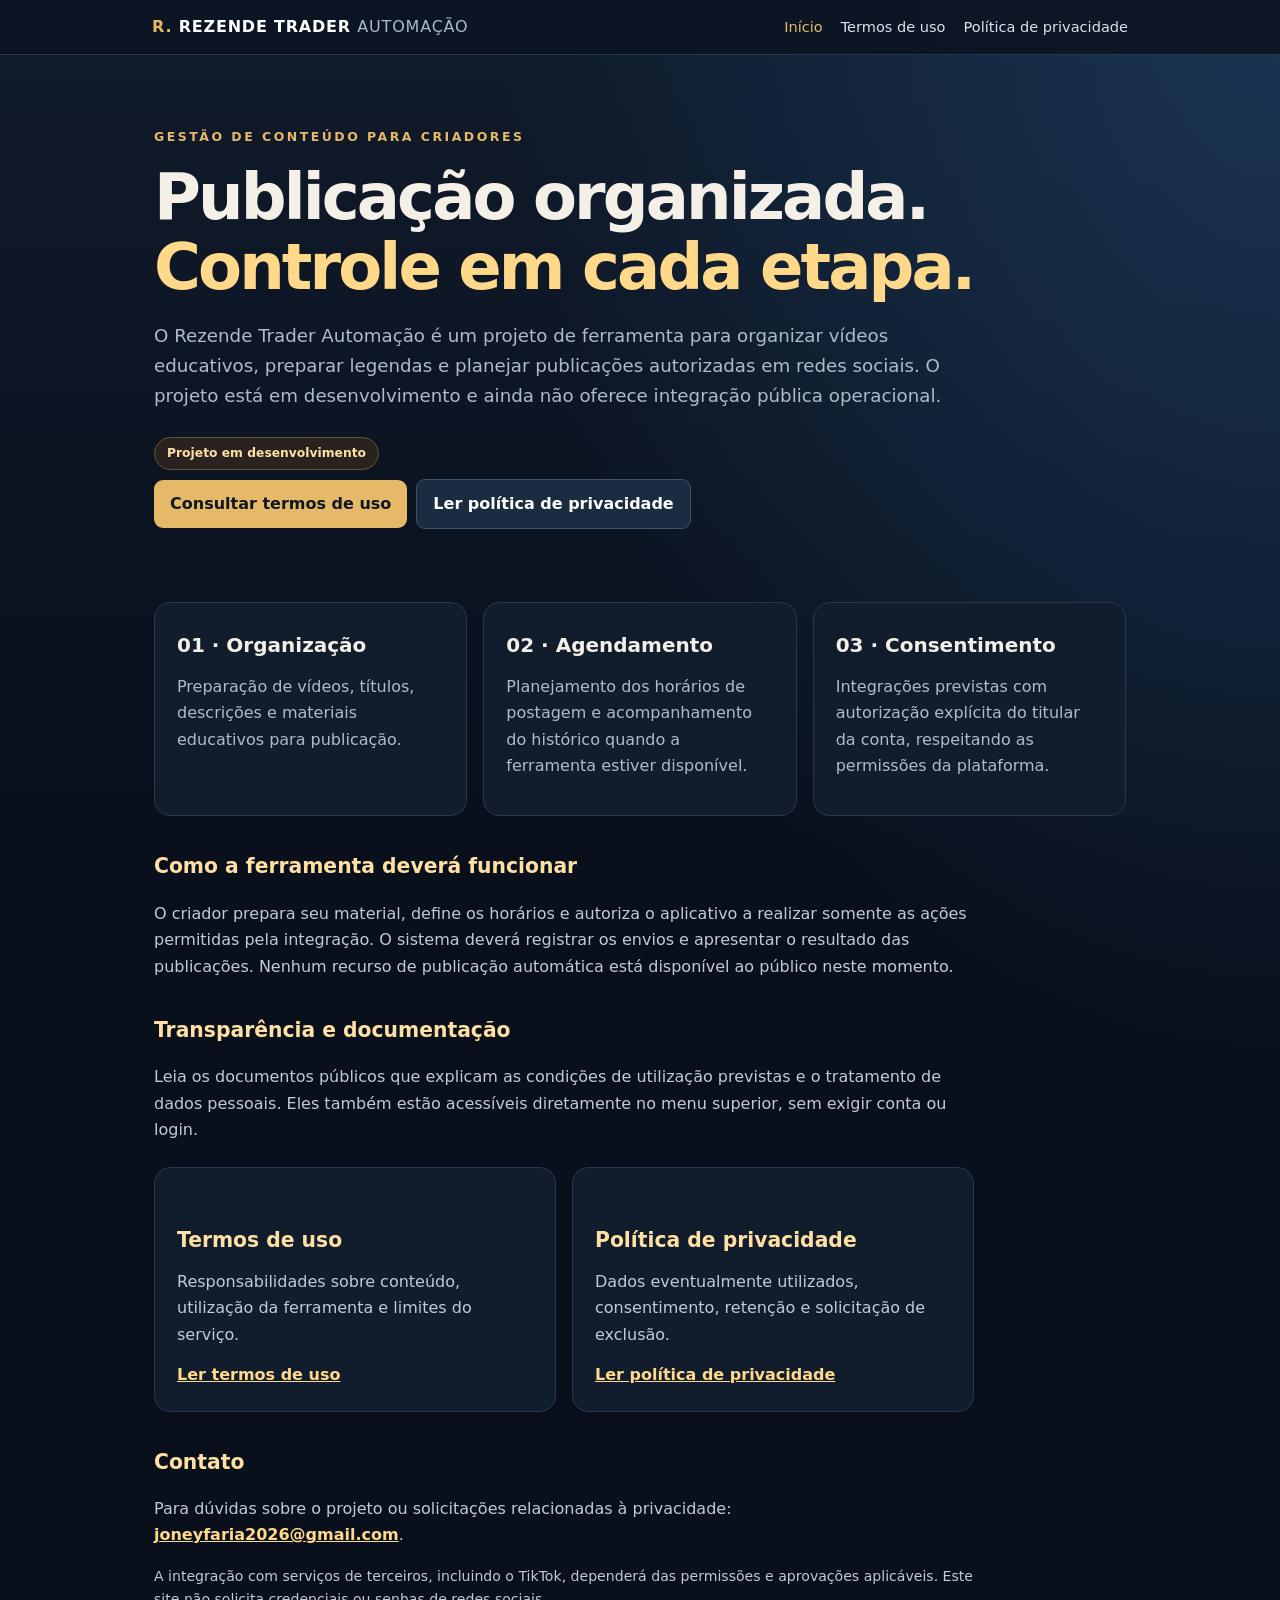
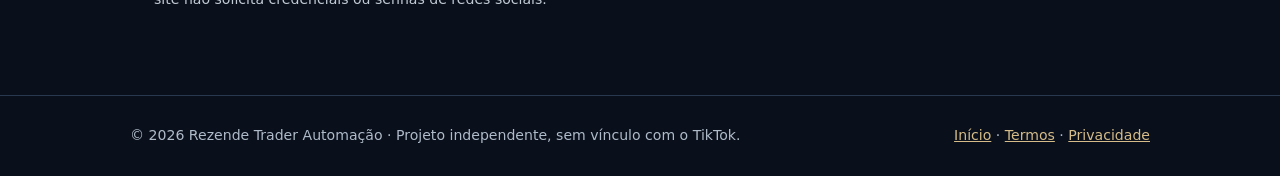
<file: index.html>
<!doctype html><html lang="pt-BR"><head><meta charset="UTF-8"><meta name="viewport" content="width=device-width, initial-scale=1"><title>Início | Rezende Trader Automação</title><meta name="description" content="Projeto de ferramenta para organização e publicação autorizada de conteúdo educativo."><link rel="stylesheet" href="style.css"></head><body><header><div class="wrap"><a class="brand" href="index.html"><b>R.</b> REZENDE TRADER <span style="font-weight:400;color:#abb9cb">AUTOMAÇÃO</span></a><nav aria-label="Navegação principal"><a href="index.html" aria-current="page">Início</a><a href="termos-de-uso.html">Termos de uso</a><a href="politica-de-privacidade.html">Política de privacidade</a></nav></div></header><main><section class="wrap hero"><div class="eyebrow">Gestão de conteúdo para criadores</div><h1>Publicação organizada.<br><em>Controle em cada etapa.</em></h1><p class="lead">O Rezende Trader Automação é um projeto de ferramenta para organizar vídeos educativos, preparar legendas e planejar publicações autorizadas em redes sociais. O projeto está em desenvolvimento e ainda não oferece integração pública operacional.</p><div class="pill">Projeto em desenvolvimento</div><br><a class="action" href="termos-de-uso.html">Consultar termos de uso</a><a class="action ghost" href="politica-de-privacidade.html">Ler política de privacidade</a></section>
<section class="wrap content"><div class="cards"><div class="card"><h2>01 · Organização</h2><p>Preparação de vídeos, títulos, descrições e materiais educativos para publicação.</p></div><div class="card"><h2>02 · Agendamento</h2><p>Planejamento dos horários de postagem e acompanhamento do histórico quando a ferramenta estiver disponível.</p></div><div class="card"><h2>03 · Consentimento</h2><p>Integrações previstas com autorização explícita do titular da conta, respeitando as permissões da plataforma.</p></div></div>
<div class="prose"><h2>Como a ferramenta deverá funcionar</h2><p>O criador prepara seu material, define os horários e autoriza o aplicativo a realizar somente as ações permitidas pela integração. O sistema deverá registrar os envios e apresentar o resultado das publicações. Nenhum recurso de publicação automática está disponível ao público neste momento.</p>
<h2>Transparência e documentação</h2><p>Leia os documentos públicos que explicam as condições de utilização previstas e o tratamento de dados pessoais. Eles também estão acessíveis diretamente no menu superior, sem exigir conta ou login.</p><div class="cards"><div class="card"><h2>Termos de uso</h2><p>Responsabilidades sobre conteúdo, utilização da ferramenta e limites do serviço.</p><a href="termos-de-uso.html">Ler termos de uso</a></div><div class="card"><h2>Política de privacidade</h2><p>Dados eventualmente utilizados, consentimento, retenção e solicitação de exclusão.</p><a href="politica-de-privacidade.html">Ler política de privacidade</a></div></div>
<h2>Contato</h2><p class="contact">Para dúvidas sobre o projeto ou solicitações relacionadas à privacidade: <strong><a href="mailto:joneyfaria2026@gmail.com">joneyfaria2026@gmail.com</a></strong>.</p><p class="small">A integração com serviços de terceiros, incluindo o TikTok, dependerá das permissões e aprovações aplicáveis. Este site não solicita credenciais ou senhas de redes sociais.</p></div></section></main><footer><div class="wrap"><span>© 2026 Rezende Trader Automação · Projeto independente, sem vínculo com o TikTok.</span><span><a href="index.html">Início</a> · <a href="termos-de-uso.html">Termos</a> · <a href="politica-de-privacidade.html">Privacidade</a></span></div></footer></body></html>
</file>
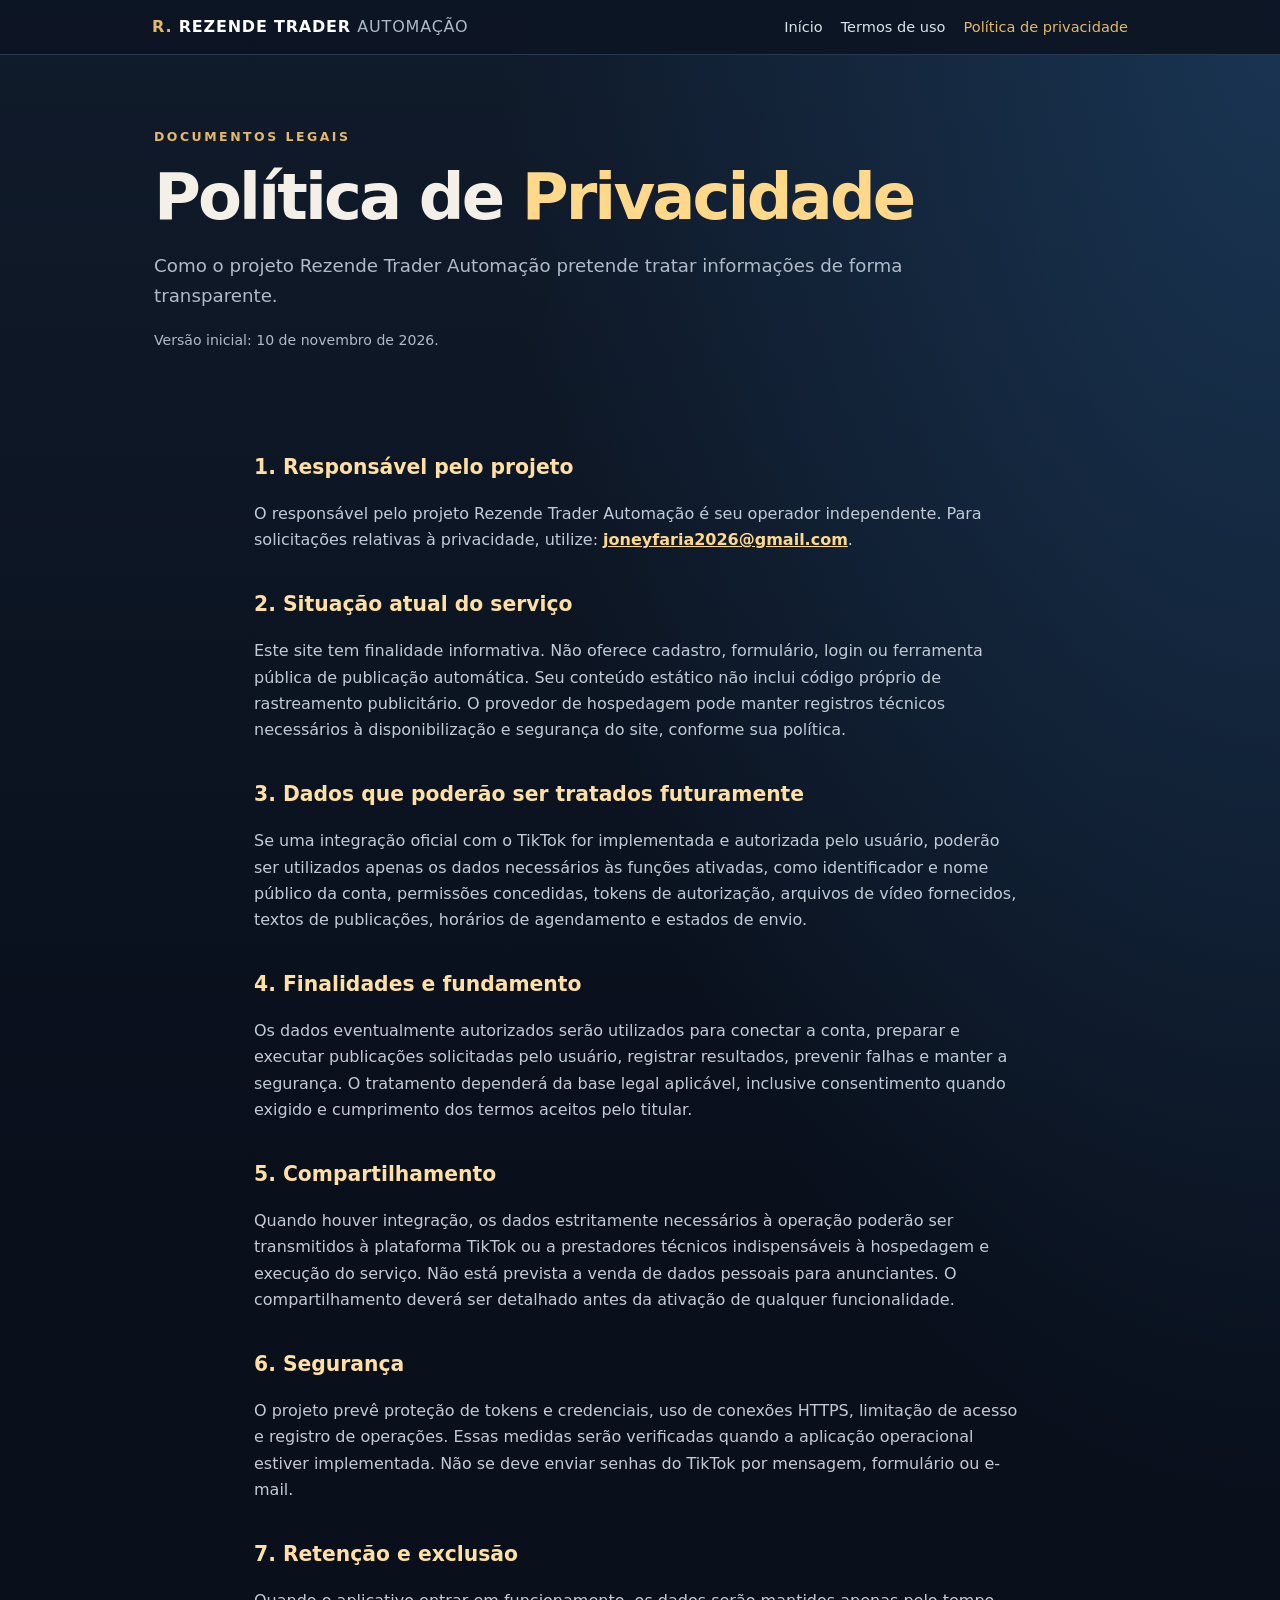
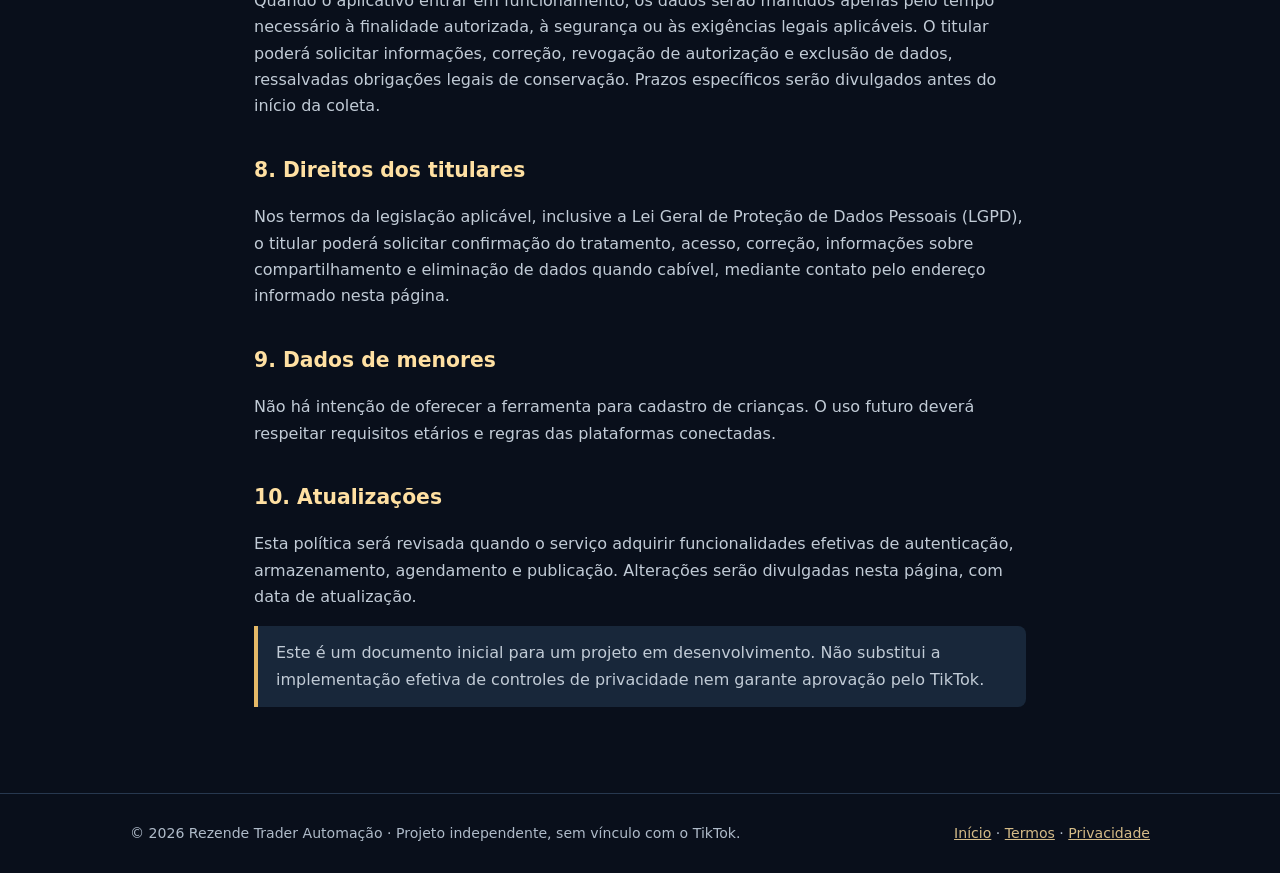
<file: politica-de-privacidade.html>
<!doctype html><html lang="pt-BR"><head><meta charset="UTF-8"><meta name="viewport" content="width=device-width, initial-scale=1"><title>Política de Privacidade | Rezende Trader Automação</title><meta name="description" content="Política de privacidade do projeto Rezende Trader Automação."><link rel="stylesheet" href="style.css"></head><body><header><div class="wrap"><a class="brand" href="index.html"><b>R.</b> REZENDE TRADER <span style="font-weight:400;color:#abb9cb">AUTOMAÇÃO</span></a><nav aria-label="Navegação principal"><a href="index.html">Início</a><a href="termos-de-uso.html">Termos de uso</a><a href="politica-de-privacidade.html" aria-current="page">Política de privacidade</a></nav></div></header><main><section class="wrap hero"><div class="eyebrow">Documentos legais</div><h1>Política de <em>Privacidade</em></h1><p class="lead">Como o projeto Rezende Trader Automação pretende tratar informações de forma transparente.</p><p class="small">Versão inicial: 10 de novembro de 2026.</p></section><article class="wrap content prose">
<h2>1. Responsável pelo projeto</h2><p>O responsável pelo projeto Rezende Trader Automação é seu operador independente. Para solicitações relativas à privacidade, utilize: <strong class="contact"><a href="mailto:joneyfaria2026@gmail.com">joneyfaria2026@gmail.com</a></strong>.</p>
<h2>2. Situação atual do serviço</h2><p>Este site tem finalidade informativa. Não oferece cadastro, formulário, login ou ferramenta pública de publicação automática. Seu conteúdo estático não inclui código próprio de rastreamento publicitário. O provedor de hospedagem pode manter registros técnicos necessários à disponibilização e segurança do site, conforme sua política.</p>
<h2>3. Dados que poderão ser tratados futuramente</h2><p>Se uma integração oficial com o TikTok for implementada e autorizada pelo usuário, poderão ser utilizados apenas os dados necessários às funções ativadas, como identificador e nome público da conta, permissões concedidas, tokens de autorização, arquivos de vídeo fornecidos, textos de publicações, horários de agendamento e estados de envio.</p>
<h2>4. Finalidades e fundamento</h2><p>Os dados eventualmente autorizados serão utilizados para conectar a conta, preparar e executar publicações solicitadas pelo usuário, registrar resultados, prevenir falhas e manter a segurança. O tratamento dependerá da base legal aplicável, inclusive consentimento quando exigido e cumprimento dos termos aceitos pelo titular.</p>
<h2>5. Compartilhamento</h2><p>Quando houver integração, os dados estritamente necessários à operação poderão ser transmitidos à plataforma TikTok ou a prestadores técnicos indispensáveis à hospedagem e execução do serviço. Não está prevista a venda de dados pessoais para anunciantes. O compartilhamento deverá ser detalhado antes da ativação de qualquer funcionalidade.</p>
<h2>6. Segurança</h2><p>O projeto prevê proteção de tokens e credenciais, uso de conexões HTTPS, limitação de acesso e registro de operações. Essas medidas serão verificadas quando a aplicação operacional estiver implementada. Não se deve enviar senhas do TikTok por mensagem, formulário ou e-mail.</p>
<h2>7. Retenção e exclusão</h2><p>Quando o aplicativo entrar em funcionamento, os dados serão mantidos apenas pelo tempo necessário à finalidade autorizada, à segurança ou às exigências legais aplicáveis. O titular poderá solicitar informações, correção, revogação de autorização e exclusão de dados, ressalvadas obrigações legais de conservação. Prazos específicos serão divulgados antes do início da coleta.</p>
<h2>8. Direitos dos titulares</h2><p>Nos termos da legislação aplicável, inclusive a Lei Geral de Proteção de Dados Pessoais (LGPD), o titular poderá solicitar confirmação do tratamento, acesso, correção, informações sobre compartilhamento e eliminação de dados quando cabível, mediante contato pelo endereço informado nesta página.</p>
<h2>9. Dados de menores</h2><p>Não há intenção de oferecer a ferramenta para cadastro de crianças. O uso futuro deverá respeitar requisitos etários e regras das plataformas conectadas.</p>
<h2>10. Atualizações</h2><p>Esta política será revisada quando o serviço adquirir funcionalidades efetivas de autenticação, armazenamento, agendamento e publicação. Alterações serão divulgadas nesta página, com data de atualização.</p>
<p class="note">Este é um documento inicial para um projeto em desenvolvimento. Não substitui a implementação efetiva de controles de privacidade nem garante aprovação pelo TikTok.</p></article></main><footer><div class="wrap"><span>© 2026 Rezende Trader Automação · Projeto independente, sem vínculo com o TikTok.</span><span><a href="index.html">Início</a> · <a href="termos-de-uso.html">Termos</a> · <a href="politica-de-privacidade.html">Privacidade</a></span></div></footer></body></html>
</file>
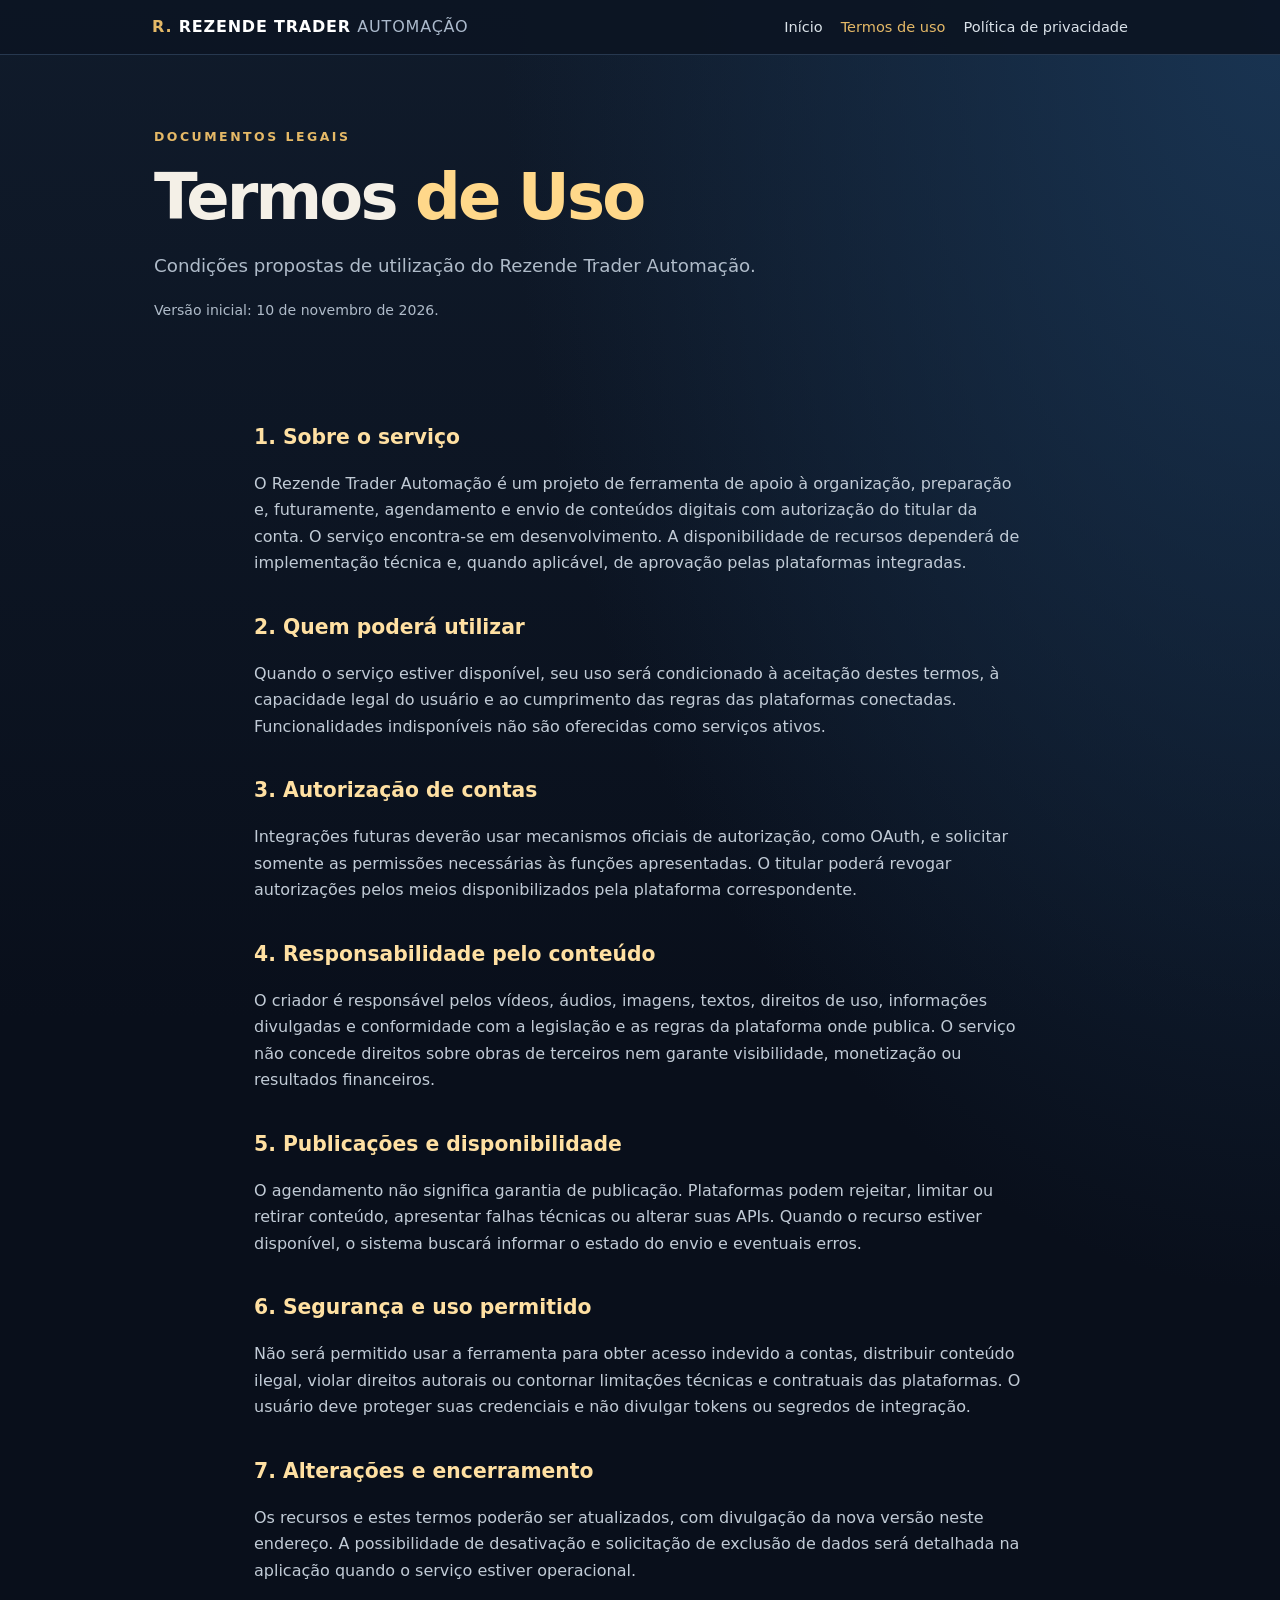
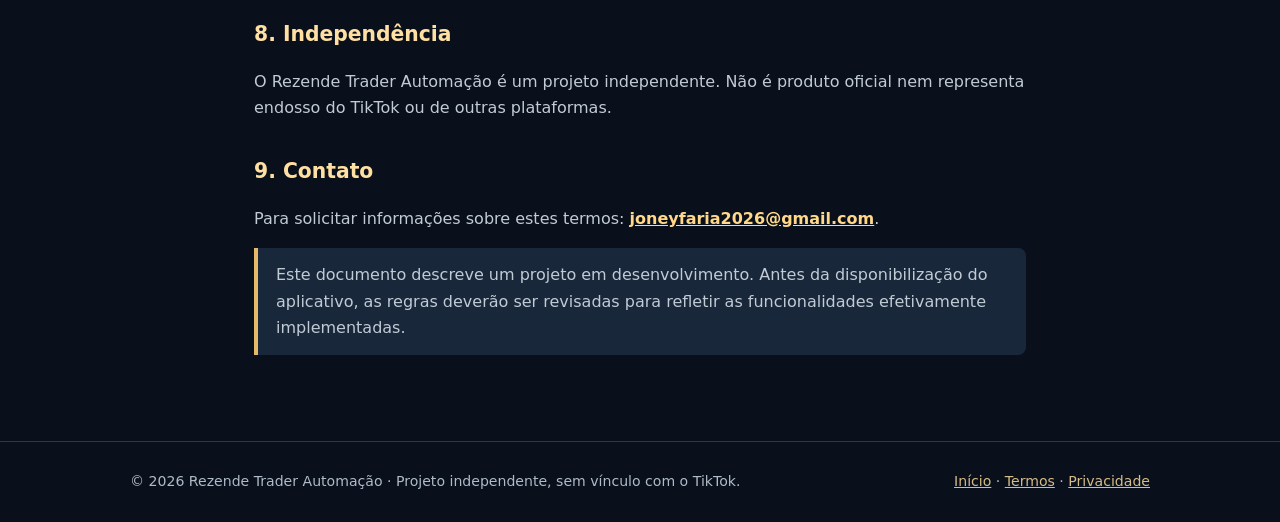
<file: termos-de-uso.html>
<!doctype html><html lang="pt-BR"><head><meta charset="UTF-8"><meta name="viewport" content="width=device-width, initial-scale=1"><title>Termos de Uso | Rezende Trader Automação</title><meta name="description" content="Termos de uso do projeto Rezende Trader Automação."><link rel="stylesheet" href="style.css"></head><body><header><div class="wrap"><a class="brand" href="index.html"><b>R.</b> REZENDE TRADER <span style="font-weight:400;color:#abb9cb">AUTOMAÇÃO</span></a><nav aria-label="Navegação principal"><a href="index.html">Início</a><a href="termos-de-uso.html" aria-current="page">Termos de uso</a><a href="politica-de-privacidade.html">Política de privacidade</a></nav></div></header><main><section class="wrap hero"><div class="eyebrow">Documentos legais</div><h1>Termos <em>de Uso</em></h1><p class="lead">Condições propostas de utilização do Rezende Trader Automação.</p><p class="small">Versão inicial: 10 de novembro de 2026.</p></section><article class="wrap content prose">
<h2>1. Sobre o serviço</h2><p>O Rezende Trader Automação é um projeto de ferramenta de apoio à organização, preparação e, futuramente, agendamento e envio de conteúdos digitais com autorização do titular da conta. O serviço encontra-se em desenvolvimento. A disponibilidade de recursos dependerá de implementação técnica e, quando aplicável, de aprovação pelas plataformas integradas.</p>
<h2>2. Quem poderá utilizar</h2><p>Quando o serviço estiver disponível, seu uso será condicionado à aceitação destes termos, à capacidade legal do usuário e ao cumprimento das regras das plataformas conectadas. Funcionalidades indisponíveis não são oferecidas como serviços ativos.</p>
<h2>3. Autorização de contas</h2><p>Integrações futuras deverão usar mecanismos oficiais de autorização, como OAuth, e solicitar somente as permissões necessárias às funções apresentadas. O titular poderá revogar autorizações pelos meios disponibilizados pela plataforma correspondente.</p>
<h2>4. Responsabilidade pelo conteúdo</h2><p>O criador é responsável pelos vídeos, áudios, imagens, textos, direitos de uso, informações divulgadas e conformidade com a legislação e as regras da plataforma onde publica. O serviço não concede direitos sobre obras de terceiros nem garante visibilidade, monetização ou resultados financeiros.</p>
<h2>5. Publicações e disponibilidade</h2><p>O agendamento não significa garantia de publicação. Plataformas podem rejeitar, limitar ou retirar conteúdo, apresentar falhas técnicas ou alterar suas APIs. Quando o recurso estiver disponível, o sistema buscará informar o estado do envio e eventuais erros.</p>
<h2>6. Segurança e uso permitido</h2><p>Não será permitido usar a ferramenta para obter acesso indevido a contas, distribuir conteúdo ilegal, violar direitos autorais ou contornar limitações técnicas e contratuais das plataformas. O usuário deve proteger suas credenciais e não divulgar tokens ou segredos de integração.</p>
<h2>7. Alterações e encerramento</h2><p>Os recursos e estes termos poderão ser atualizados, com divulgação da nova versão neste endereço. A possibilidade de desativação e solicitação de exclusão de dados será detalhada na aplicação quando o serviço estiver operacional.</p>
<h2>8. Independência</h2><p>O Rezende Trader Automação é um projeto independente. Não é produto oficial nem representa endosso do TikTok ou de outras plataformas.</p>
<h2>9. Contato</h2><p class="contact">Para solicitar informações sobre estes termos: <strong><a href="mailto:joneyfaria2026@gmail.com">joneyfaria2026@gmail.com</a></strong>.</p><p class="note">Este documento descreve um projeto em desenvolvimento. Antes da disponibilização do aplicativo, as regras deverão ser revisadas para refletir as funcionalidades efetivamente implementadas.</p></article></main><footer><div class="wrap"><span>© 2026 Rezende Trader Automação · Projeto independente, sem vínculo com o TikTok.</span><span><a href="index.html">Início</a> · <a href="termos-de-uso.html">Termos</a> · <a href="politica-de-privacidade.html">Privacidade</a></span></div></footer></body></html>
</file>
<file: style.css>
:root{color-scheme:dark;--bg:#090f1b;--card:#111d2d;--line:#27384f;--ink:#f4f0e7;--sub:#afbbc9;--gold:#e5b967;--gold2:#ffd88a;--green:#43c4a2}
*{box-sizing:border-box}html{scroll-behavior:smooth}body{margin:0;font-family:system-ui,-apple-system,'Segoe UI',Roboto,Arial,sans-serif;background:radial-gradient(ellipse at top right,#193452 0,transparent 43%),linear-gradient(180deg,#101b2b,#090f1b 48%);color:var(--ink);line-height:1.65}
a{color:var(--gold2)}header{border-bottom:1px solid var(--line);background:#0c1523ed;position:sticky;top:0;z-index:10}header .wrap{display:flex;justify-content:space-between;gap:24px;align-items:center;padding:14px 22px}.brand{font-weight:850;letter-spacing:.05em;color:#fff;text-decoration:none;font-size:1rem}.brand b{color:var(--gold)}nav{display:flex;gap:18px;flex-wrap:wrap}nav a{text-decoration:none;font-size:.91rem;color:#dbe3ea}nav a:hover,nav a[aria-current=page]{color:var(--gold)}.wrap{max-width:1020px;margin:auto}.hero{padding:72px 24px 42px}.eyebrow{text-transform:uppercase;color:var(--gold);font-size:.78rem;font-weight:750;letter-spacing:.2em}h1{font-size:clamp(2.2rem,5vw,4rem);letter-spacing:-.045em;line-height:1.09;margin:15px 0 18px}h1 em{font-style:normal;color:var(--gold2)}.lead{font-size:1.14rem;color:var(--sub);max-width:790px}.pill{display:inline-block;border:1px solid #665238;color:#ffe0a5;background:#3c2c1c99;border-radius:99px;padding:5px 12px;font-size:.77rem;font-weight:700;margin-top:8px}.content{padding:8px 24px 70px}.cards{display:grid;grid-template-columns:repeat(auto-fit,minmax(250px,1fr));gap:16px;margin:23px 0}.card{padding:22px;background:var(--card);border:1px solid var(--line);border-radius:16px}.card h2{margin:4px 0 12px;font-size:1.25rem}.card p{color:var(--sub);margin:0 0 14px}.card a{font-weight:700}.prose{max-width:820px}.prose h2{font-size:1.27rem;margin-top:34px;color:#ffe0a2}.prose h3{font-size:1.03rem}.prose p,.prose li{color:#c1cbd6}.prose ul{padding-left:22px}.note{background:#18273a;border-left:4px solid var(--gold);padding:14px 18px;border-radius:0 8px 8px 0}.small{font-size:.88rem;color:var(--sub)}.action{display:inline-block;border-radius:9px;background:var(--gold);padding:11px 16px;color:#0f1724;text-decoration:none;font-weight:750;margin-right:9px;margin-top:9px}.action.ghost{background:#1b2c41;border:1px solid #3e526a;color:#fff}footer{border-top:1px solid var(--line);background:#090f1b;padding:28px 22px;color:var(--sub);font-size:.88rem}footer .wrap{display:flex;gap:14px;flex-wrap:wrap;justify-content:space-between}footer a{color:#d5bc88}.contact{overflow-wrap:anywhere}
@media(max-width:620px){header .wrap{display:block}nav{padding-top:9px;gap:11px}.hero{padding-top:47px}.content{padding-bottom:42px}}
</file>
